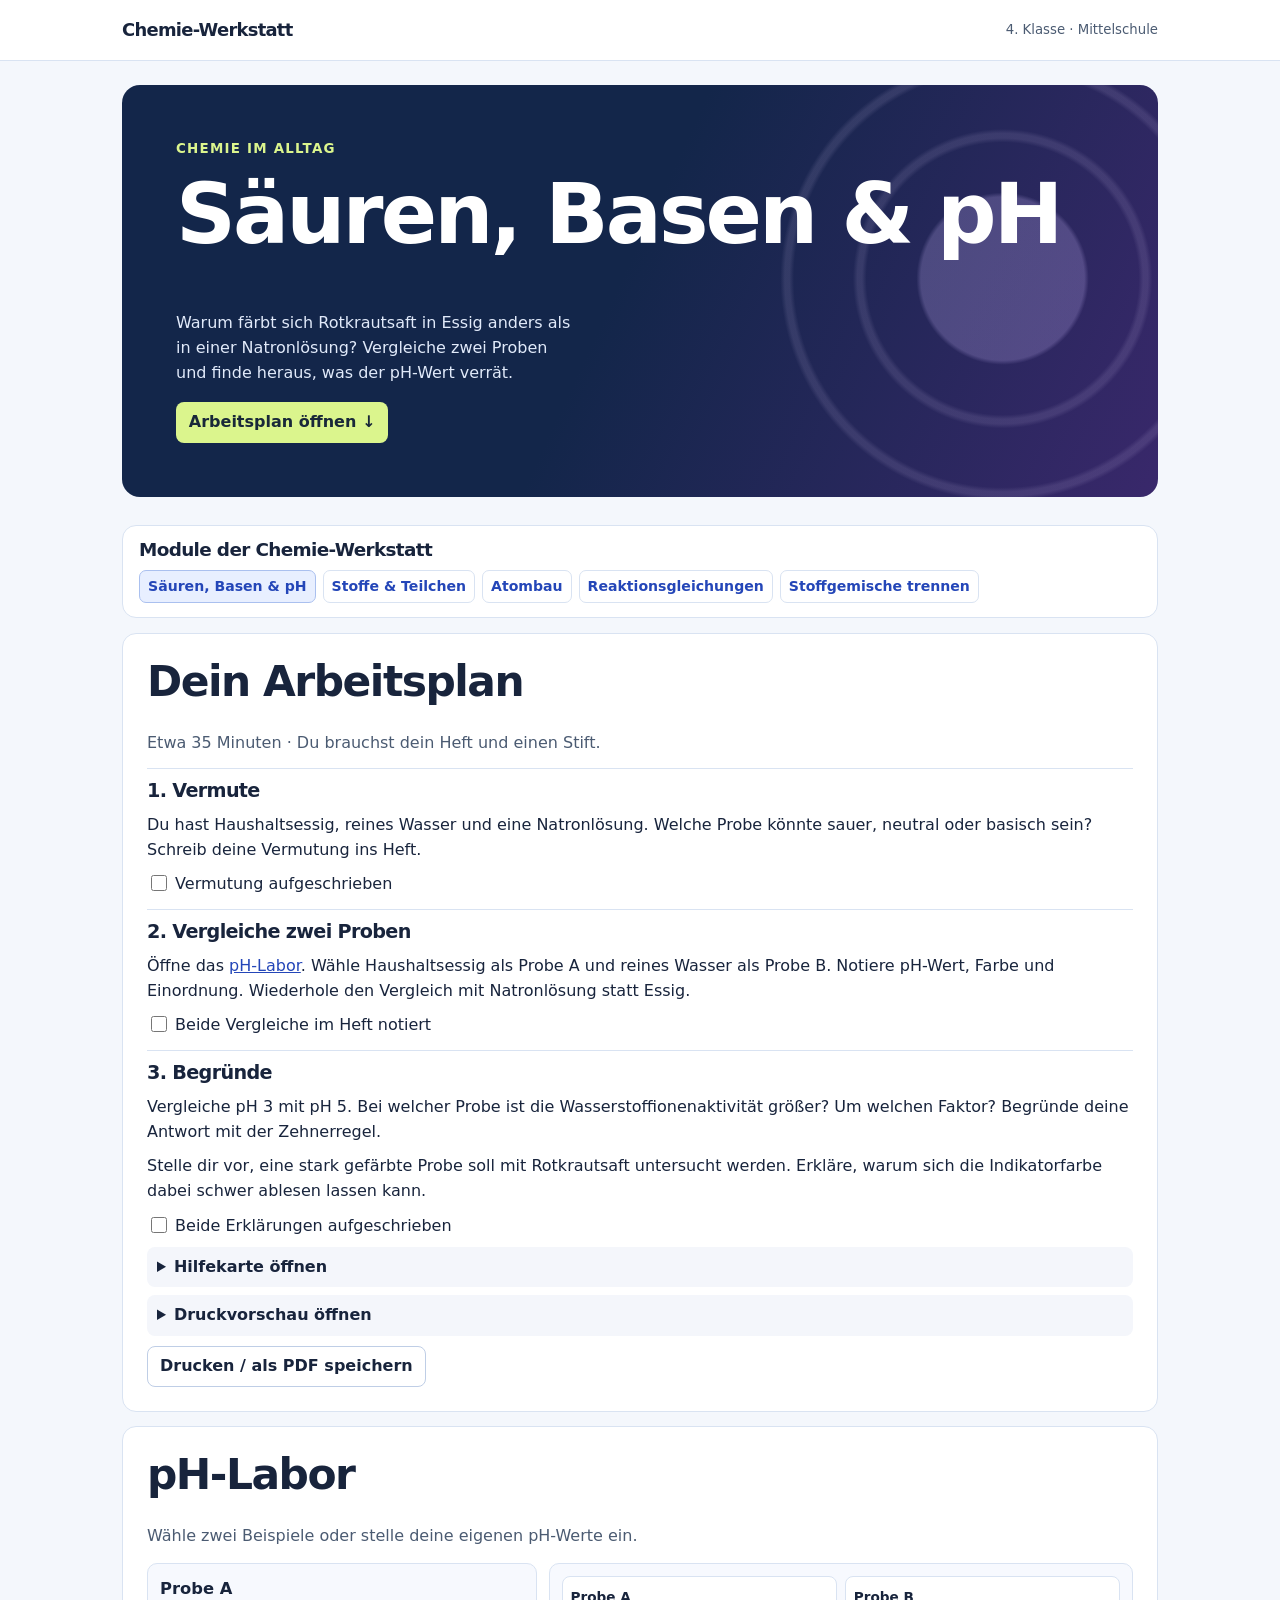
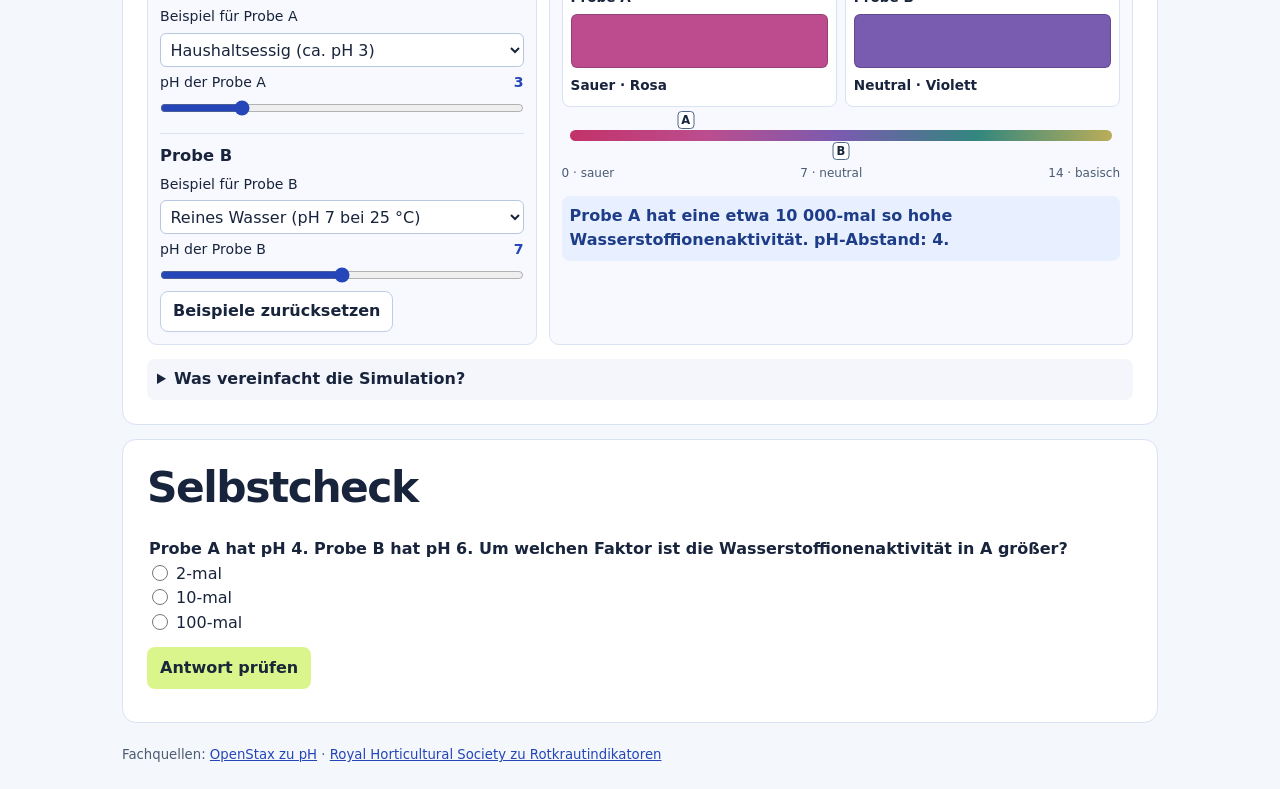
<file: index.html>
<!doctype html>
<html lang="de-AT">
<head>
<meta charset="utf-8">
<meta name="viewport" content="width=device-width, initial-scale=1">
<meta name="description" content="Säuren, Basen und pH erforschen. Interaktives Lernmodul für die 4. Klasse Mittelschule.">
<title>Chemie-Werkstatt · Säuren, Basen &amp; pH</title>
<link rel="stylesheet" href="./werkstatt.css">
</head>
<body>
<header><div class="top"><span class="brand">Chemie-Werkstatt</span><span class="class">4. Klasse · Mittelschule</span></div></header>
<main>
<section class="hero">
<p class="subject">CHEMIE IM ALLTAG</p>
<h1>Säuren, Basen &amp; pH</h1>
<p>Warum färbt sich Rotkrautsaft in Essig anders als in einer Natronlösung? Vergleiche zwei Proben und finde heraus, was der pH-Wert verrät.</p>
<a href="#arbeitsplan">Arbeitsplan öffnen ↓</a>
</section>
<nav class="card module-nav" aria-labelledby="module-menu"><h2 id="module-menu">Module der Chemie-Werkstatt</h2><div class="module-links"><a href="./" aria-current="page">Säuren, Basen &amp; pH</a><a href="./stoffe-teilchen/">Stoffe &amp; Teilchen</a><a href="./atombau/">Atombau</a><a href="./reaktionsgleichungen/">Reaktionsgleichungen</a><a href="./trennlabor/">Stoffgemische trennen</a></div></nav>
<section class="card print-target" id="arbeitsplan" aria-labelledby="plan-title">
<h2 id="plan-title">Dein Arbeitsplan</h2>
<p class="print-only">Chemie-Werkstatt · Säuren, Basen &amp; pH</p>
<p class="print-only">Name: _____________________________ Datum: ________________</p>
<p class="muted">Etwa 35 Minuten · Du brauchst dein Heft und einen Stift.</p>
<section class="task">
<h3>1. Vermute</h3>
<p>Du hast Haushaltsessig, reines Wasser und eine Natronlösung. Welche Probe könnte sauer, neutral oder basisch sein? Schreib deine Vermutung ins Heft.</p>
<label class="no-print"><input type="checkbox" data-step="guess"> Vermutung aufgeschrieben</label>
</section>
<section class="task">
<h3>2. Vergleiche zwei Proben</h3>
<p class="no-print">Öffne das <a href="#labor">pH-Labor</a>. Wähle Haushaltsessig als Probe A und reines Wasser als Probe B. Notiere pH-Wert, Farbe und Einordnung. Wiederhole den Vergleich mit Natronlösung statt Essig.</p>
<p class="print-only">Nutze diese Modelldaten: Haushaltsessig pH 3, rosa. Reines Wasser pH 7, violett. Natronlösung pH 8,3, blau. Erstelle eine Tabelle mit Probe, pH-Wert, Farbe und Einordnung (sauer, neutral oder basisch).</p>
<label class="no-print"><input type="checkbox" data-step="compare"> Beide Vergleiche im Heft notiert</label>
</section>
<section class="task">
<h3>3. Begründe</h3>
<p>Vergleiche pH 3 mit pH 5. Bei welcher Probe ist die Wasserstoffionenaktivität größer? Um welchen Faktor? Begründe deine Antwort mit der Zehnerregel.</p>
<p>Stelle dir vor, eine stark gefärbte Probe soll mit Rotkrautsaft untersucht werden. Erkläre, warum sich die Indikatorfarbe dabei schwer ablesen lassen kann.</p>
<label class="no-print"><input type="checkbox" data-step="explain"> Beide Erklärungen aufgeschrieben</label>
</section>
<details><summary>Hilfekarte öffnen</summary><p>Bei 25 °C gilt für dieses Modell: Unter pH 7 sauer, bei pH 7 neutral, über pH 7 basisch. Eine pH-Stufe weniger bedeutet zehnfache Wasserstoffionenaktivität. Bei zwei Stufen multiplizierst du zweimal mit 10.</p></details>
<p class="print-only">Hilfekarte: Bei 25 °C gilt im Modell unter pH 7 sauer, bei pH 7 neutral, über pH 7 basisch. Pro pH-Stufe nach unten verzehnfacht sich die Wasserstoffionenaktivität.</p>
<details class="paper-preview"><summary>Druckvorschau öffnen</summary><article class="paper"><h3>Säuren, Basen &amp; pH</h3><p class="paper-title">Arbeitsplan · Chemie-Werkstatt · 4. Klasse</p><p>Name: ________________________ &nbsp; Datum: _____________</p><section class="paper-step">
<h3>1. Vermute</h3>
<p>Du hast Haushaltsessig, reines Wasser und eine Natronlösung. Welche Probe könnte sauer, neutral oder basisch sein? Schreib deine Vermutung ins Heft.</p>
<span class="line"></span></section><section class="paper-step">
<h3>2. Vergleiche zwei Proben</h3>
<p>Nutze diese Modelldaten: Haushaltsessig pH 3, rosa. Reines Wasser pH 7, violett. Natronlösung pH 8,3, blau. Erstelle eine Tabelle mit Probe, pH-Wert, Farbe und Einordnung (sauer, neutral oder basisch).</p>
<span class="line"></span></section><section class="paper-step">
<h3>3. Begründe</h3>
<p>Vergleiche pH 3 mit pH 5. Bei welcher Probe ist die Wasserstoffionenaktivität größer? Um welchen Faktor? Begründe deine Antwort mit der Zehnerregel.</p>
<p>Stelle dir vor, eine stark gefärbte Probe soll mit Rotkrautsaft untersucht werden. Erkläre, warum sich die Indikatorfarbe dabei schwer ablesen lassen kann.</p>
<span class="line"></span></section><p><b>Merkhilfe</b> Unter pH 7 sauer, bei pH 7 neutral, über pH 7 basisch (bei 25 °C). Eine pH-Stufe weniger bedeutet zehnfache Wasserstoffionenaktivität.</p></article></details>
<button class="no-print" id="print-plan">Drucken / als PDF speichern</button>
</section>
<section class="card" id="labor" aria-labelledby="lab-title">
<h2 id="lab-title">pH-Labor</h2>
<p class="muted">Wähle zwei Beispiele oder stelle deine eigenen pH-Werte ein.</p>
<div class="lab">
<div class="controls" id="controls"></div>
<div class="readout">
<div class="probes" id="probes"></div>
<div class="scale" aria-hidden="true"><div class="spectrum"></div><div class="marker a" id="mark-a">A</div><div class="marker b" id="mark-b">B</div></div>
<div class="scale-labels" aria-hidden="true"><span>0 · sauer</span><span>7 · neutral</span><span>14 · basisch</span></div>
<p id="comparison" class="comparison" role="status"></p>
</div>
</div>
<details><summary>Was vereinfacht die Simulation?</summary><p>Die Beispielwerte und Rotkrautfarben sind Näherungen. Im echten Versuch beeinflussen unter anderem die Probe und der Rotkrautauszug die Farbe. Der Neutralpunkt liegt bei 25 °C ungefähr bei pH 7. Die Skala 0 bis 14 zeigt einen üblichen Bereich für wässrige Lösungen.</p></details>
</section>
<section class="card" id="selbstcheck" aria-labelledby="check-title">
<h2 id="check-title">Selbstcheck</h2>
<fieldset><legend>Probe A hat pH 4. Probe B hat pH 6. Um welchen Faktor ist die Wasserstoffionenaktivität in A größer?</legend>
<label><input type="radio" name="answer" value="2"> 2-mal</label>
<label><input type="radio" name="answer" value="10"> 10-mal</label>
<label><input type="radio" name="answer" value="100"> 100-mal</label>
</fieldset>
<button class="primary" id="check">Antwort prüfen</button>
<p class="feedback" id="feedback" role="status"></p>
</section>
</main>
<footer>Fachquellen: <a href="https://openstax.org/books/chemistry-2e/pages/14-2-ph-and-poh">OpenStax zu pH</a> · <a href="https://www.rhs.org.uk/education-learning/school-gardening/resources/curriculum-linked/red-cabbage-indicator">Royal Horticultural Society zu Rotkrautindikatoren</a></footer>
<script>
'use strict';
const probes=['a','b'];
const samples=[['','Eigener Wert'],[2,'Zitronensaft (ca. pH 2)'],[3,'Haushaltsessig (ca. pH 3)'],[7,'Reines Wasser (pH 7 bei 25 °C)'],[8.3,'Natronlösung (ca. pH 8,3)'],[10,'Seifenlösung (ca. pH 10)']];
const colors=['#c33269','#c63c71','#c7467f','#bd4c8e','#ad529e','#9e55a5','#8a58ae','#795bb0','#586aaf','#377c9e','#32877e','#5a985b','#88a650','#a9ac4e','#baad58'];
const colorNames=['Rot','Rot','Rosa','Rosa','Purpur','Violett','Violett','Violett','Blau','Blaugrün','Blaugrün','Grün','Gelbgrün','Gelbgrün','Gelblich'];
const get=id=>document.getElementById(id);
const format=(n,digits=1)=>new Intl.NumberFormat('de-AT',{maximumFractionDigits:digits}).format(n);
const options=samples.map(([value,label])=>'<option value="'+value+'">'+label+'</option>').join('');
get('controls').innerHTML=probes.map(id=>'<div class="control"><strong>Probe '+id.toUpperCase()+'</strong><label for="sample-'+id+'">Beispiel für Probe '+id.toUpperCase()+'</label><select id="sample-'+id+'">'+options+'</select><label for="ph-'+id+'">pH der Probe '+id.toUpperCase()+' <output id="value-'+id+'" for="ph-'+id+'"></output></label><input id="ph-'+id+'" type="range" min="0" max="14" step="0.1"></div>').join('')+'<button id="reset" type="button">Beispiele zurücksetzen</button>';
get('probes').innerHTML=probes.map(id=>'<div class="probe"><b>Probe '+id.toUpperCase()+'</b><div class="swatch" id="swatch-'+id+'" aria-hidden="true"></div><b id="kind-'+id+'"></b></div>').join('');
function compare(a,b){
 const gap=Math.round(Math.abs(a-b)*10)/10;
 return {gap,larger:a<b?'A':'B',factor:10**gap};
}
function render(){
 const [a,b]=probes.map(id=>{
  const value=Number(get('ph-'+id).value);
  const color=Math.round(value);
  get('value-'+id).textContent=format(value);
  get('kind-'+id).textContent=(value<7?'Sauer':value>7?'Basisch':'Neutral')+' · '+colorNames[color];
  get('swatch-'+id).style.background=colors[color];
  get('mark-'+id).style.left=(value/14*100)+'%';
  return value;
 });
 const {gap,larger,factor}=compare(a,b);
 get('comparison').textContent=gap?'Probe '+larger+' hat eine etwa '+format(factor,2)+'-mal so hohe Wasserstoffionenaktivität. pH-Abstand: '+format(gap)+'.':'Beide Proben haben dieselbe Wasserstoffionenaktivität.';
}
function reset(){
 ['3','7'].forEach((value,i)=>{
  get('ph-'+probes[i]).value=value;
  get('sample-'+probes[i]).value=value;
 });
 render();
}
for(const id of probes){
 const range=get('ph-'+id), sample=get('sample-'+id);
 range.addEventListener('input',()=>{sample.value='';render();});
 sample.addEventListener('change',()=>{if(sample.value!=='')range.value=sample.value;render();});
}
get('reset').addEventListener('click',reset);
get('print-plan').addEventListener('click',()=>{document.querySelector('.paper-preview').open=true;window.print();});
get('check').addEventListener('click',()=>{
 const selected=document.querySelector('input[name="answer"]:checked');
 const correct=selected?.value==='100';
 const feedback=get('feedback');
 feedback.dataset.correct=String(correct);
 feedback.textContent=!selected?'Wähle zuerst eine Antwort.':correct?'Richtig. Zwei pH-Stufen ergeben 10 × 10 = 100. Die Probe mit dem niedrigeren pH-Wert hat die höhere Wasserstoffionenaktivität.':'Prüfe den Abstand der beiden pH-Werte. Multipliziere für jede Stufe mit 10.';
});
for(const box of document.querySelectorAll('[data-step]')){
 const key='chemie-ph-'+box.dataset.step;
 try{box.checked=localStorage.getItem(key)==='true';}catch{}
 box.addEventListener('change',()=>{try{localStorage.setItem(key,String(box.checked));}catch{}});
}
reset();
</script>
</body>
</html>
</file>
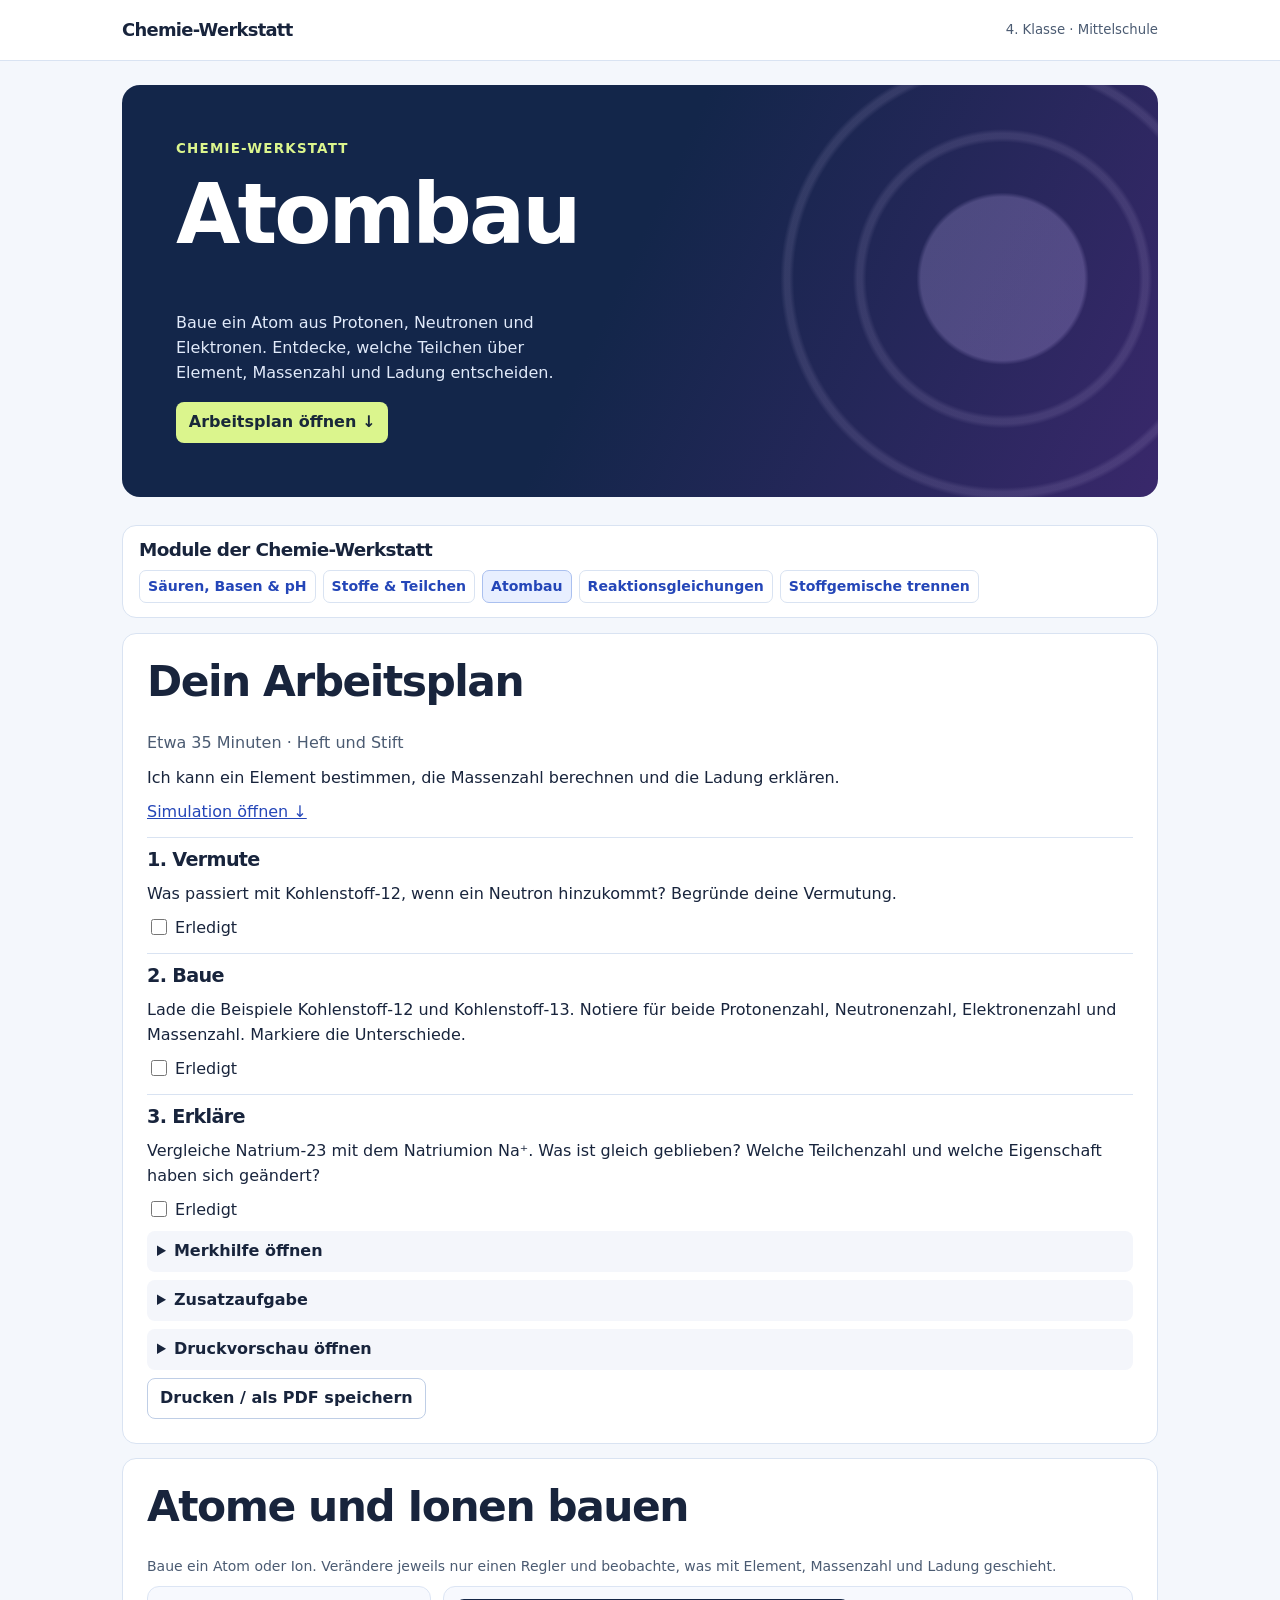
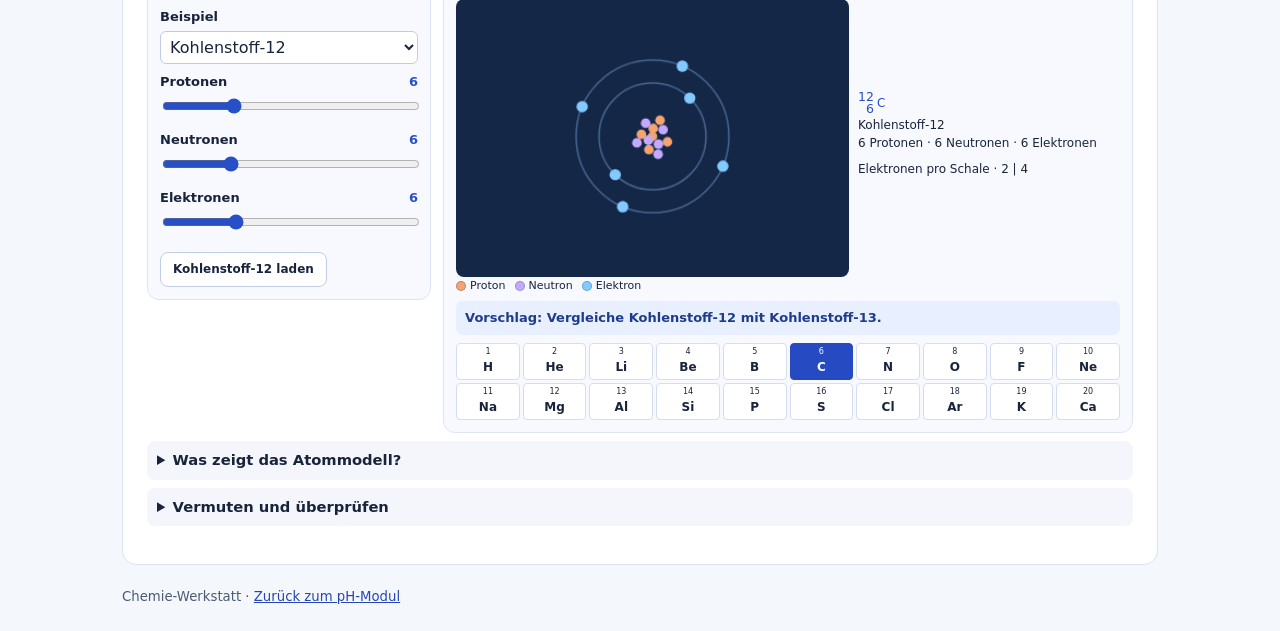
<file: atombau/index.html>
<!doctype html>
<html lang="de-AT"><head><meta charset="utf-8"><meta name="viewport" content="width=device-width, initial-scale=1"><title>Chemie-Werkstatt · Atombau</title><link rel="stylesheet" href="../werkstatt.css"><script defer src="../labor.js"></script></head>
<body><header><div class="top"><span class="brand"><a href="../">Chemie-Werkstatt</a></span><span class="class">4. Klasse · Mittelschule</span></div></header><main>
<section class="hero"><p class="subject">CHEMIE-WERKSTATT</p><h1>Atombau</h1><p>Baue ein Atom aus Protonen, Neutronen und Elektronen. Entdecke, welche Teilchen über Element, Massenzahl und Ladung entscheiden.</p><a href="#arbeitsplan">Arbeitsplan öffnen ↓</a></section>
<nav class="card module-nav" aria-labelledby="module-menu"><h2 id="module-menu">Module der Chemie-Werkstatt</h2><div class="module-links"><a href="../">Säuren, Basen &amp; pH</a><a href="../stoffe-teilchen/">Stoffe &amp; Teilchen</a><a href="../atombau/" aria-current="page">Atombau</a><a href="../reaktionsgleichungen/">Reaktionsgleichungen</a><a href="../trennlabor/">Stoffgemische trennen</a></div></nav>
<section class="card print-target" id="arbeitsplan"><h2>Dein Arbeitsplan</h2><p class="muted">Etwa 35 Minuten · Heft und Stift</p><p>Ich kann ein Element bestimmen, die Massenzahl berechnen und die Ladung erklären.</p><div class="document-controls"><a href="#labor">Simulation öffnen ↓</a></div><section class="task"><h3>1. Vermute</h3><p>Was passiert mit Kohlenstoff-12, wenn ein Neutron hinzukommt? Begründe deine Vermutung.</p><label><input type="checkbox" data-step="1"> Erledigt</label></section><section class="task"><h3>2. Baue</h3><p>Lade die Beispiele Kohlenstoff-12 und Kohlenstoff-13. Notiere für beide Protonenzahl, Neutronenzahl, Elektronenzahl und Massenzahl. Markiere die Unterschiede.</p><label><input type="checkbox" data-step="2"> Erledigt</label></section><section class="task"><h3>3. Erkläre</h3><p>Vergleiche Natrium-23 mit dem Natriumion Na⁺. Was ist gleich geblieben? Welche Teilchenzahl und welche Eigenschaft haben sich geändert?</p><label><input type="checkbox" data-step="3"> Erledigt</label></section><details><summary>Merkhilfe öffnen</summary><p>Die Protonenzahl bestimmt das Element. Protonenzahl plus Neutronenzahl ergibt die Massenzahl. Protonenzahl minus Elektronenzahl ergibt die Ladungszahl.</p></details><details><summary>Zusatzaufgabe</summary><p>Ein Teilchen hat 17 Protonen, 18 Neutronen und 18 Elektronen. Bestimme Element, Massenzahl und Ladung.</p></details>
<details class="paper-preview"><summary>Druckvorschau öffnen</summary><article class="paper"><h3>Atombau</h3><p class="paper-title">Arbeitsplan · Chemie-Werkstatt · 4. Klasse</p><p>Name: ________________________ &nbsp; Datum: _____________</p><p>Ich kann ein Element bestimmen, die Massenzahl berechnen und die Ladung erklären.</p><p><b>Merkhilfe</b> Die Protonenzahl bestimmt das Element. Protonenzahl plus Neutronenzahl ergibt die Massenzahl. Protonenzahl minus Elektronenzahl ergibt die Ladungszahl.</p><p>Modelldaten: Kohlenstoff hat 6 Protonen, Natrium 11 und Chlor 17. C-12 hat 6 Neutronen, C-13 hat 7 Neutronen. Neutrale Atome haben gleich viele Protonen wie Elektronen.</p><section class="paper-step"><h4>1. Vermute</h4><p>Gehe von 6 Protonen, 6 Neutronen und 6 Elektronen aus. Was ändert sich bei 7 Neutronen?</p><span class="line"></span><span class="line"></span></section><section class="paper-step"><h4>2. Baue</h4><p>Erstelle eine Tabelle für neutrales C-12 und neutrales C-13. Trage Protonen, Neutronen, Elektronen und Massenzahl ein. Markiere die Unterschiede.</p><span class="line"></span><span class="line"></span></section><section class="paper-step"><h4>3. Erkläre</h4><p>Natrium-23 hat 11 Protonen und 12 Neutronen. Vergleiche ein Teilchen mit 11 Elektronen und eines mit 10 Elektronen. Bestimme jeweils Ladung, Element und Massenzahl.</p><span class="line"></span><span class="line"></span></section><section class="paper-step"><h4>Zusatzaufgabe</h4><p>Ein Teilchen hat 17 Protonen, 18 Neutronen und 18 Elektronen. Bestimme Element, Massenzahl und Ladung.</p><span class="line"></span></section></article></details><div class="document-controls"><button type="button" data-print-plan>Drucken / als PDF speichern</button></div></section>
<section class="card chem-panel" id="labor"><h2>Atome und Ionen bauen</h2><div data-lab="atom"></div><noscript>Für die Simulation muss JavaScript aktiviert sein. Der Arbeitsplan ist auch auf Papier lösbar.</noscript></section>
</main><footer>Chemie-Werkstatt · <a href="../">Zurück zum pH-Modul</a></footer></body></html>
</file>
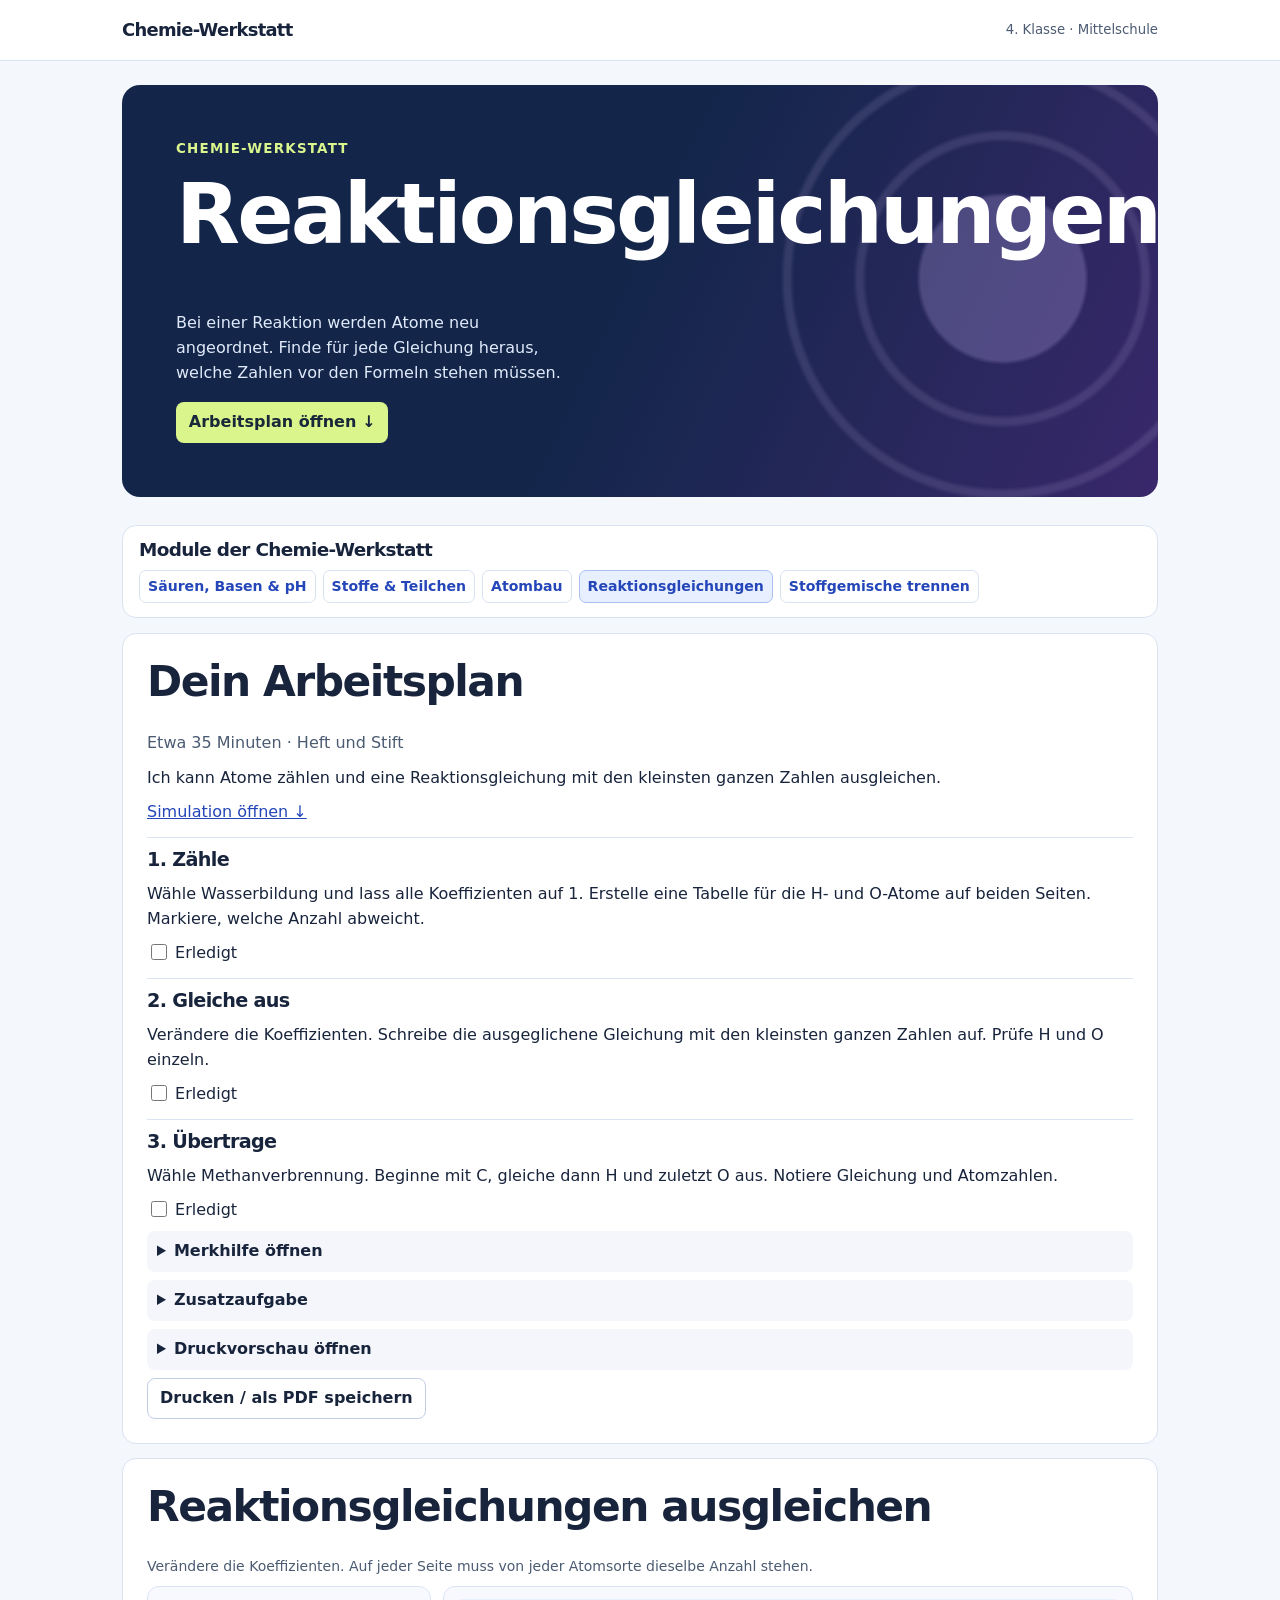
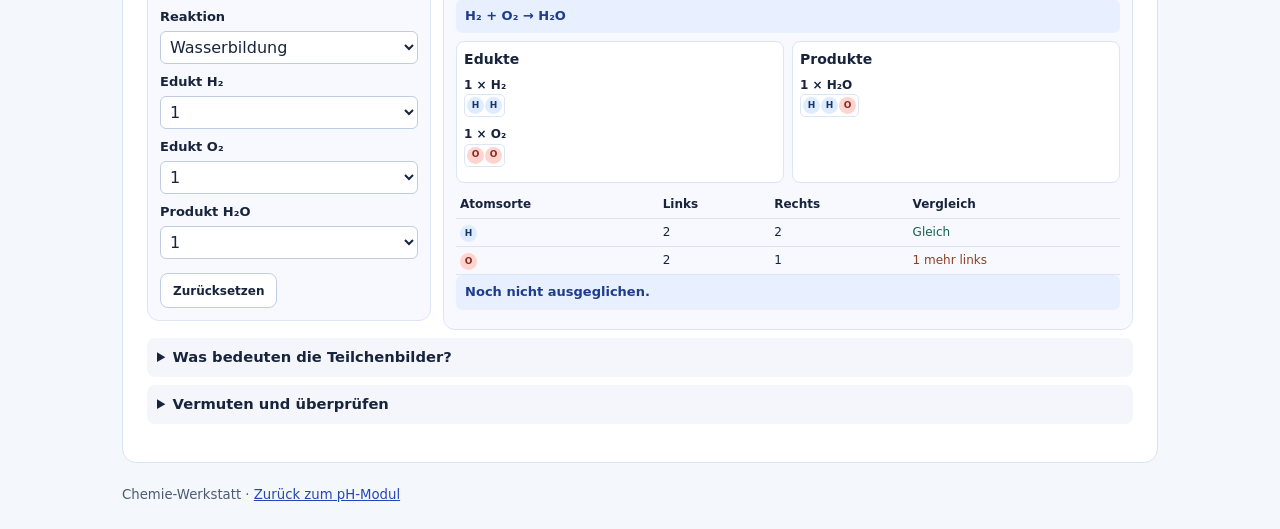
<file: reaktionsgleichungen/index.html>
<!doctype html>
<html lang="de-AT"><head><meta charset="utf-8"><meta name="viewport" content="width=device-width, initial-scale=1"><title>Chemie-Werkstatt · Reaktionsgleichungen</title><link rel="stylesheet" href="../werkstatt.css"><script defer src="../labor.js"></script></head>
<body><header><div class="top"><span class="brand"><a href="../">Chemie-Werkstatt</a></span><span class="class">4. Klasse · Mittelschule</span></div></header><main>
<section class="hero"><p class="subject">CHEMIE-WERKSTATT</p><h1>Reaktionsgleichungen</h1><p>Bei einer Reaktion werden Atome neu angeordnet. Finde für jede Gleichung heraus, welche Zahlen vor den Formeln stehen müssen.</p><a href="#arbeitsplan">Arbeitsplan öffnen ↓</a></section>
<nav class="card module-nav" aria-labelledby="module-menu"><h2 id="module-menu">Module der Chemie-Werkstatt</h2><div class="module-links"><a href="../">Säuren, Basen &amp; pH</a><a href="../stoffe-teilchen/">Stoffe &amp; Teilchen</a><a href="../atombau/">Atombau</a><a href="../reaktionsgleichungen/" aria-current="page">Reaktionsgleichungen</a><a href="../trennlabor/">Stoffgemische trennen</a></div></nav>
<section class="card print-target" id="arbeitsplan"><h2>Dein Arbeitsplan</h2><p class="muted">Etwa 35 Minuten · Heft und Stift</p><p>Ich kann Atome zählen und eine Reaktionsgleichung mit den kleinsten ganzen Zahlen ausgleichen.</p><div class="document-controls"><a href="#labor">Simulation öffnen ↓</a></div><section class="task"><h3>1. Zähle</h3><p>Wähle Wasserbildung und lass alle Koeffizienten auf 1. Erstelle eine Tabelle für die H- und O-Atome auf beiden Seiten. Markiere, welche Anzahl abweicht.</p><label><input type="checkbox" data-step="1"> Erledigt</label></section><section class="task"><h3>2. Gleiche aus</h3><p>Verändere die Koeffizienten. Schreibe die ausgeglichene Gleichung mit den kleinsten ganzen Zahlen auf. Prüfe H und O einzeln.</p><label><input type="checkbox" data-step="2"> Erledigt</label></section><section class="task"><h3>3. Übertrage</h3><p>Wähle Methanverbrennung. Beginne mit C, gleiche dann H und zuletzt O aus. Notiere Gleichung und Atomzahlen.</p><label><input type="checkbox" data-step="3"> Erledigt</label></section><details><summary>Merkhilfe öffnen</summary><p>Die tiefgestellte Zahl gehört zur Stoffformel. Die Zahl vor einer Formel zählt die Teilchen oder Formeleinheiten. Beim Ausgleichen änderst du nur die Zahlen vor den Formeln.</p></details><details><summary>Zusatzaufgabe</summary><p>Gleiche Mg + O₂ → MgO aus. Verdopple dann alle Koeffizienten und erkläre, warum beide Varianten dieselbe Atombilanz haben.</p></details>
<details class="paper-preview"><summary>Druckvorschau öffnen</summary><article class="paper"><h3>Reaktionsgleichungen</h3><p class="paper-title">Arbeitsplan · Chemie-Werkstatt · 4. Klasse</p><p>Name: ________________________ &nbsp; Datum: _____________</p><p>Ich kann Atome zählen und eine Reaktionsgleichung mit den kleinsten ganzen Zahlen ausgleichen.</p><p><b>Merkhilfe</b> Die tiefgestellte Zahl gehört zur Stoffformel. Die Zahl vor einer Formel zählt die Teilchen oder Formeleinheiten. Beim Ausgleichen änderst du nur die Zahlen vor den Formeln.</p><p>Modellgleichungen: H₂ + O₂ → H₂O und CH₄ + O₂ → CO₂ + H₂O. Eine fehlende Zahl vor einer Formel bedeutet 1.</p><section class="paper-step"><h4>1. Zähle</h4><p>Zähle für H₂ + O₂ → H₂O die H- und O-Atome. Lege eine Tabelle mit den Spalten „links“ und „rechts“ an.</p><span class="line"></span><span class="line"></span></section><section class="paper-step"><h4>2. Gleiche aus</h4><p>Setze Zahlen vor H₂, O₂ und H₂O, bis H und O auf beiden Seiten gleich oft vorkommen. Verwende die kleinsten ganzen Zahlen.</p><span class="line"></span><span class="line"></span></section><section class="paper-step"><h4>3. Übertrage</h4><p>Gleiche CH₄ + O₂ → CO₂ + H₂O aus. Beginne mit C, dann H und zuletzt O. Notiere die fertige Gleichung und die Atomzahlen.</p><span class="line"></span><span class="line"></span></section><section class="paper-step"><h4>Zusatzaufgabe</h4><p>Gleiche Mg + O₂ → MgO aus. Verdopple dann alle Koeffizienten und erkläre, warum beide Varianten dieselbe Atombilanz haben.</p><span class="line"></span></section></article></details><div class="document-controls"><button type="button" data-print-plan>Drucken / als PDF speichern</button></div></section>
<section class="card chem-panel" id="labor"><h2>Reaktionsgleichungen ausgleichen</h2><div data-lab="equation"></div><noscript>Für die Simulation muss JavaScript aktiviert sein. Der Arbeitsplan ist auch auf Papier lösbar.</noscript></section>
</main><footer>Chemie-Werkstatt · <a href="../">Zurück zum pH-Modul</a></footer></body></html>
</file>
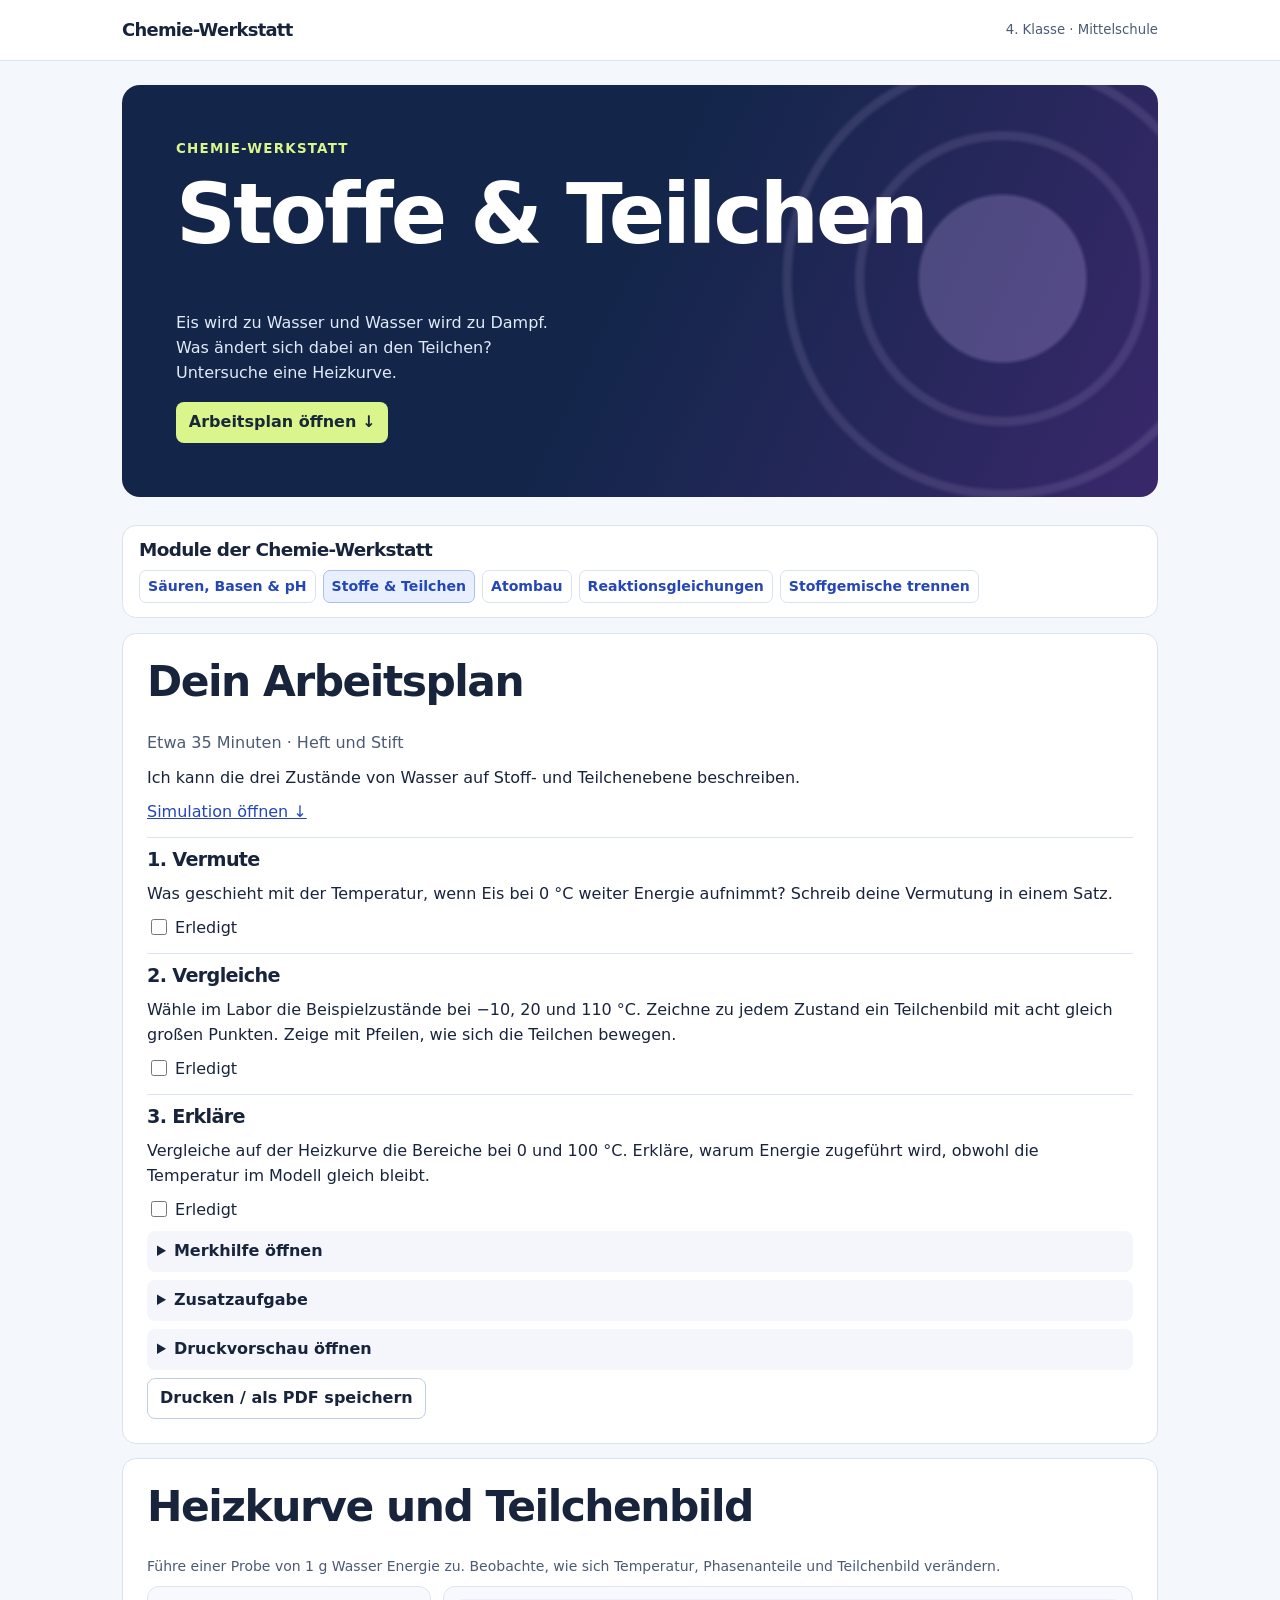
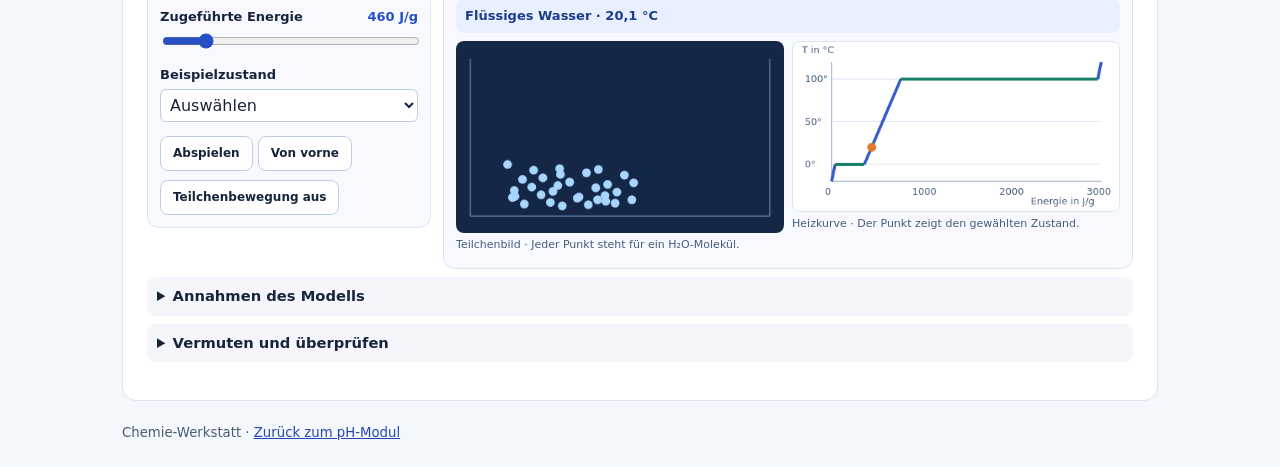
<file: stoffe-teilchen/index.html>
<!doctype html>
<html lang="de-AT"><head><meta charset="utf-8"><meta name="viewport" content="width=device-width, initial-scale=1"><title>Chemie-Werkstatt · Stoffe &amp; Teilchen</title><link rel="stylesheet" href="../werkstatt.css"><script defer src="../labor.js"></script></head>
<body><header><div class="top"><span class="brand"><a href="../">Chemie-Werkstatt</a></span><span class="class">4. Klasse · Mittelschule</span></div></header><main>
<section class="hero"><p class="subject">CHEMIE-WERKSTATT</p><h1>Stoffe &amp; Teilchen</h1><p>Eis wird zu Wasser und Wasser wird zu Dampf. Was ändert sich dabei an den Teilchen? Untersuche eine Heizkurve.</p><a href="#arbeitsplan">Arbeitsplan öffnen ↓</a></section>
<nav class="card module-nav" aria-labelledby="module-menu"><h2 id="module-menu">Module der Chemie-Werkstatt</h2><div class="module-links"><a href="../">Säuren, Basen &amp; pH</a><a href="../stoffe-teilchen/" aria-current="page">Stoffe &amp; Teilchen</a><a href="../atombau/">Atombau</a><a href="../reaktionsgleichungen/">Reaktionsgleichungen</a><a href="../trennlabor/">Stoffgemische trennen</a></div></nav>
<section class="card print-target" id="arbeitsplan"><h2>Dein Arbeitsplan</h2><p class="muted">Etwa 35 Minuten · Heft und Stift</p><p>Ich kann die drei Zustände von Wasser auf Stoff- und Teilchenebene beschreiben.</p><div class="document-controls"><a href="#labor">Simulation öffnen ↓</a></div><section class="task"><h3>1. Vermute</h3><p>Was geschieht mit der Temperatur, wenn Eis bei 0 °C weiter Energie aufnimmt? Schreib deine Vermutung in einem Satz.</p><label><input type="checkbox" data-step="1"> Erledigt</label></section><section class="task"><h3>2. Vergleiche</h3><p>Wähle im Labor die Beispielzustände bei −10, 20 und 110 °C. Zeichne zu jedem Zustand ein Teilchenbild mit acht gleich großen Punkten. Zeige mit Pfeilen, wie sich die Teilchen bewegen.</p><label><input type="checkbox" data-step="2"> Erledigt</label></section><section class="task"><h3>3. Erkläre</h3><p>Vergleiche auf der Heizkurve die Bereiche bei 0 und 100 °C. Erkläre, warum Energie zugeführt wird, obwohl die Temperatur im Modell gleich bleibt.</p><label><input type="checkbox" data-step="3"> Erledigt</label></section><details><summary>Merkhilfe öffnen</summary><p>Wasser bleibt in allen drei Zuständen H₂O. In Eis schwingen die Moleküle um feste Plätze. In flüssigem Wasser sind sie dicht beieinander und bewegen sich aneinander vorbei. Im Gas ist der mittlere Abstand viel größer.</p></details><details><summary>Zusatzaufgabe</summary><p>Zeichne eine kalte Getränkeflasche mit Tropfen außen. Erkläre im Teilchenmodell, woher das Wasser an der Außenseite kommt.</p></details>
<details class="paper-preview"><summary>Druckvorschau öffnen</summary><article class="paper"><h3>Stoffe &amp; Teilchen</h3><p class="paper-title">Arbeitsplan · Chemie-Werkstatt · 4. Klasse</p><p>Name: ________________________ &nbsp; Datum: _____________</p><p>Ich kann die drei Zustände von Wasser auf Stoff- und Teilchenebene beschreiben.</p><p><b>Merkhilfe</b> Wasser bleibt in allen drei Zuständen H₂O. In Eis schwingen die Moleküle um feste Plätze. In flüssigem Wasser sind sie dicht beieinander und bewegen sich aneinander vorbei. Im Gas ist der mittlere Abstand viel größer.</p><p>Modelldaten bei Normaldruck: −10 °C: Eis. 0 °C: Eis und Wasser beim Schmelzen. 20 °C: flüssiges Wasser. 100 °C: Wasser und Dampf beim Sieden. 110 °C: Wasserdampf.</p><section class="paper-step"><h4>1. Vermute</h4><p>Notiere, ob die Temperatur beim Schmelzen steigt, fällt oder etwa gleich bleibt.</p><span class="line"></span><span class="line"></span></section><section class="paper-step"><h4>2. Vergleiche</h4><p>Nutze die Modelldaten und die Merkhilfe. Zeichne für −10, 20 und 110 °C je ein Teilchenbild mit acht Punkten und Bewegungspfeilen.</p><span class="line"></span><span class="line"></span></section><section class="paper-step"><h4>3. Erkläre</h4><p>Die Heizkurve steigt zwischen −10 und 0 °C, bleibt beim Schmelzen bei 0 °C waagrecht, steigt bis 100 °C und bleibt beim Sieden bei 100 °C wieder waagrecht. Beschrifte beide waagrechten Abschnitte und erkläre sie.</p><span class="line"></span><span class="line"></span></section><section class="paper-step"><h4>Zusatzaufgabe</h4><p>Zeichne eine kalte Getränkeflasche mit Tropfen außen. Erkläre im Teilchenmodell, woher das Wasser an der Außenseite kommt.</p><span class="line"></span></section></article></details><div class="document-controls"><button type="button" data-print-plan>Drucken / als PDF speichern</button></div></section>
<section class="card chem-panel" id="labor"><h2>Heizkurve und Teilchenbild</h2><div data-lab="phase"></div><noscript>Für die Simulation muss JavaScript aktiviert sein. Der Arbeitsplan ist auch auf Papier lösbar.</noscript></section>
</main><footer>Chemie-Werkstatt · <a href="../">Zurück zum pH-Modul</a></footer></body></html>
</file>
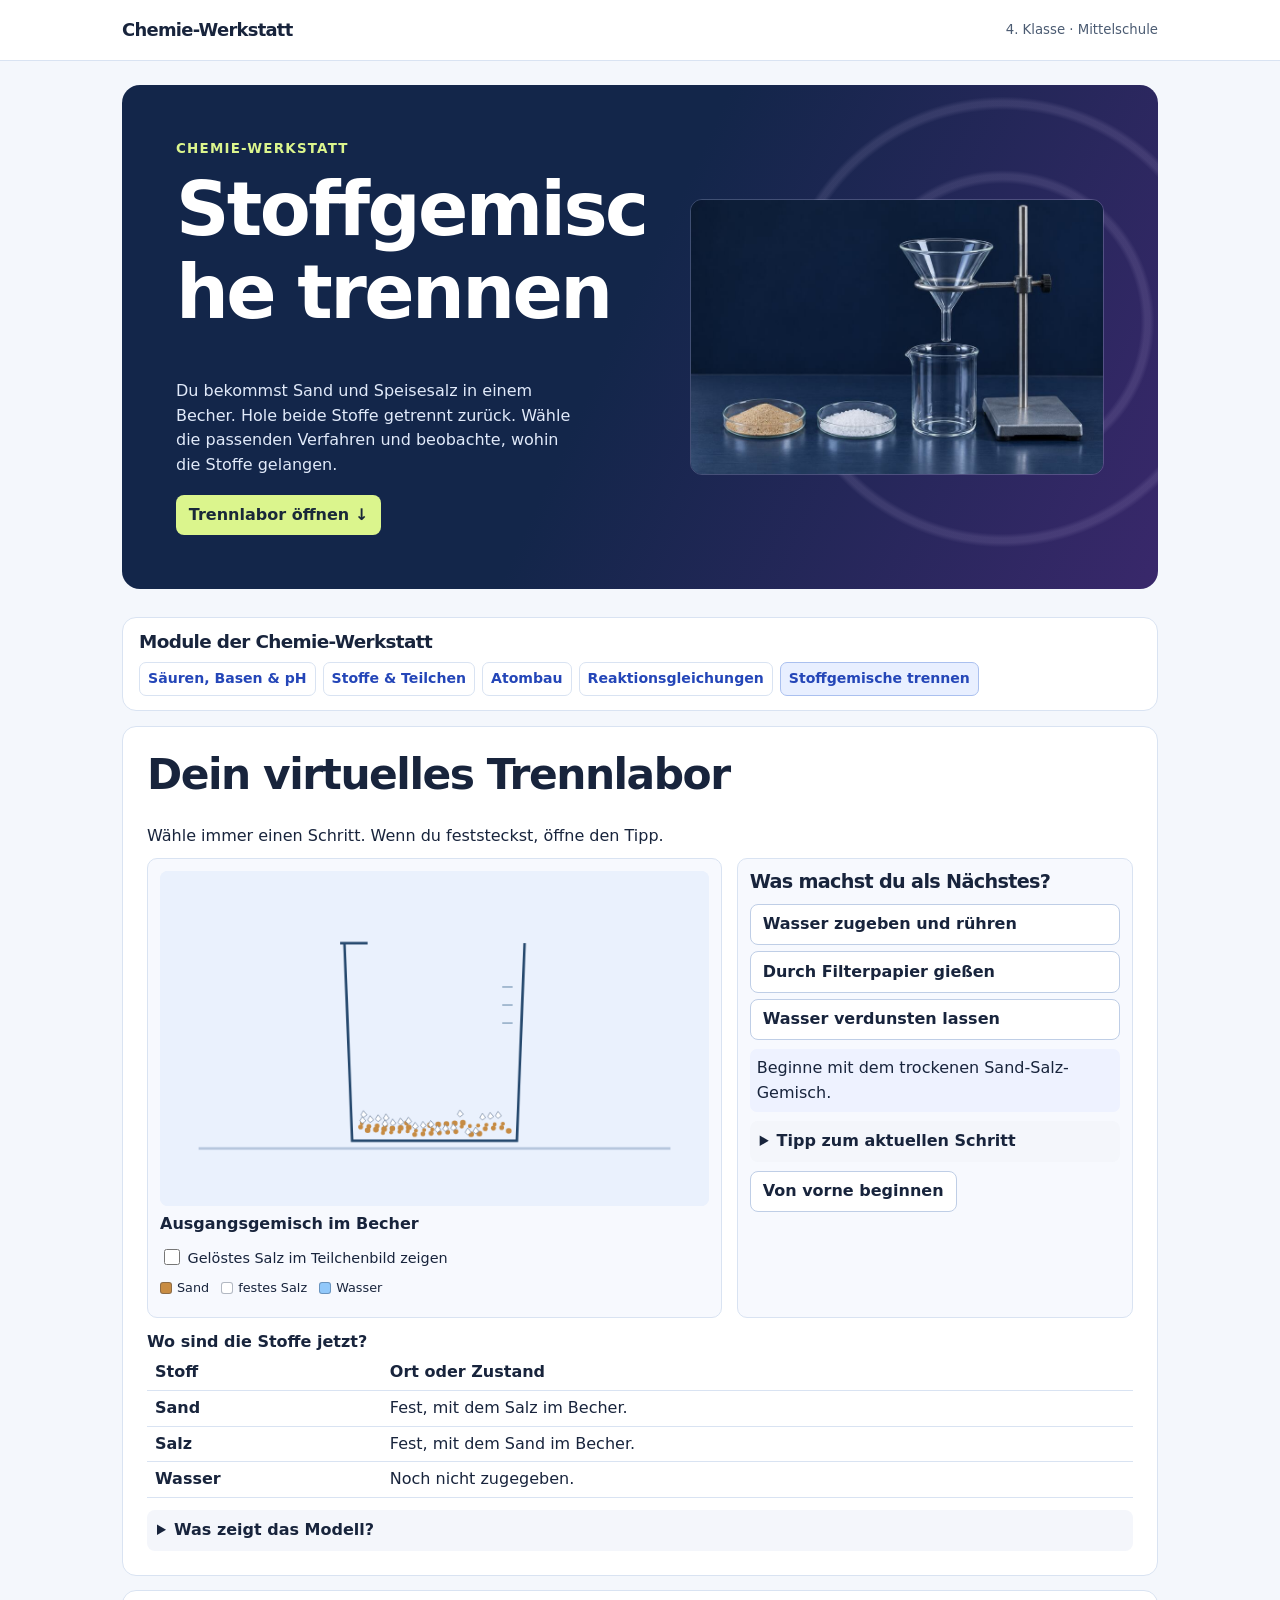
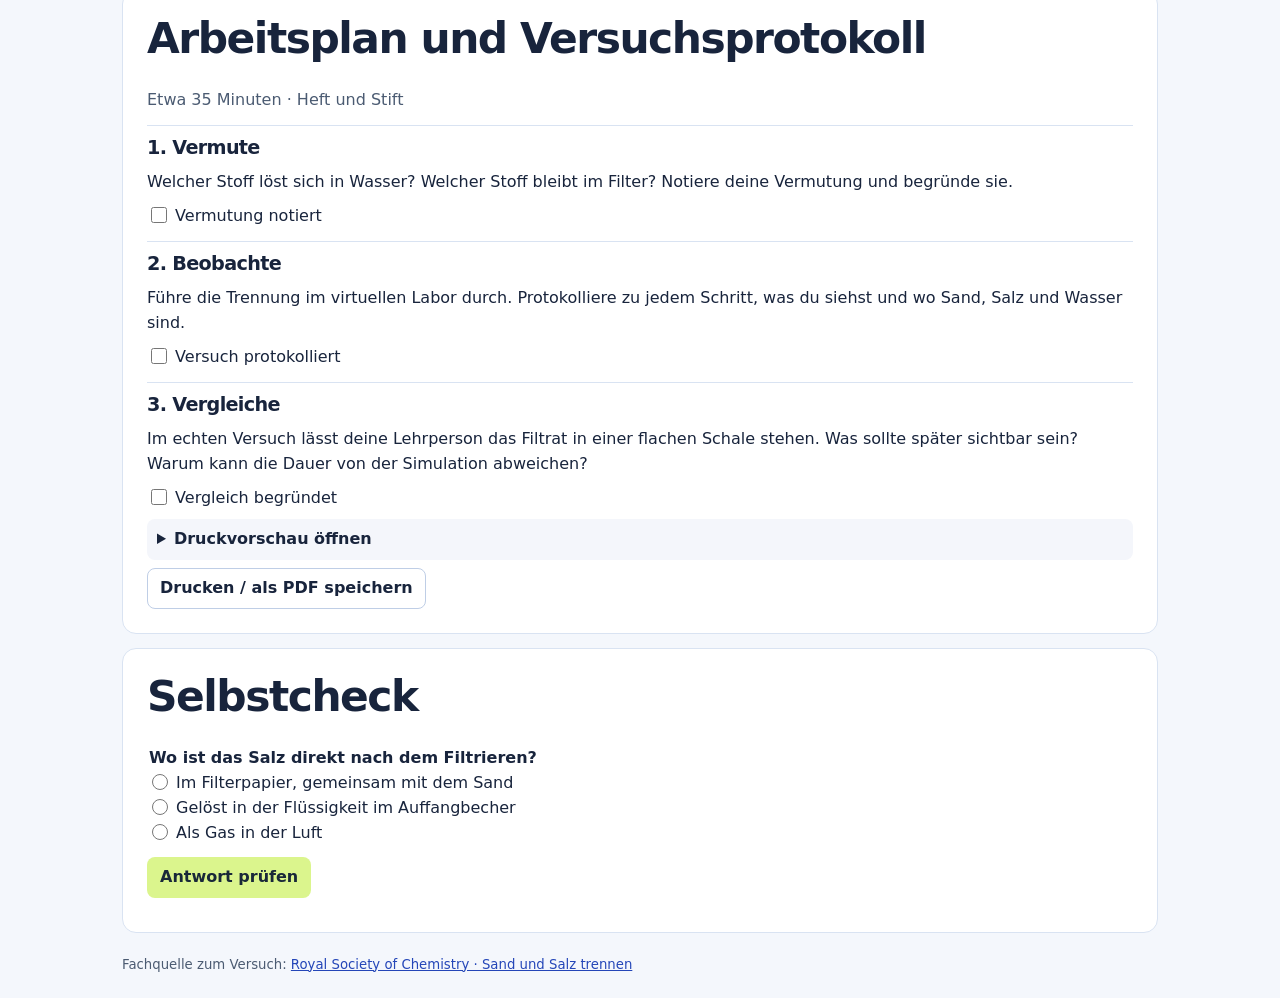
<file: trennlabor/index.html>
<!doctype html>
<html lang="de-AT">
<head>
<meta charset="utf-8"><meta name="viewport" content="width=device-width, initial-scale=1">
<meta name="description" content="Sand und Salz trennen. Ein interaktives Chemie-Labor mit Arbeitsplan und Versuchsprotokoll für die 4. Klasse.">
<title>Chemie-Werkstatt · Stoffgemische trennen</title>
<link rel="stylesheet" href="../werkstatt.css">
<link rel="stylesheet" href="./trennlabor.css">
<script defer src="./trennlabor.js"></script>
</head>
<body>
<header><div class="top"><span class="brand"><a href="../">Chemie-Werkstatt</a></span><span class="class">4. Klasse · Mittelschule</span></div></header>
<main>
<section class="hero separation-hero"><div><p class="subject">CHEMIE-WERKSTATT</p><h1>Stoffgemische trennen</h1><p>Du bekommst Sand und Speisesalz in einem Becher. Hole beide Stoffe getrennt zurück. Wähle die passenden Verfahren und beobachte, wohin die Stoffe gelangen.</p><a href="#labor">Trennlabor öffnen ↓</a></div><img src="./laboraufbau.jpg" width="900" height="600" alt="Glastrichter und Becherglas neben zwei Schälchen mit Sand und Speisesalz"></section>
<nav class="card module-nav" aria-labelledby="module-menu"><h2 id="module-menu">Module der Chemie-Werkstatt</h2><div class="module-links"><a href="../">Säuren, Basen &amp; pH</a><a href="../stoffe-teilchen/">Stoffe &amp; Teilchen</a><a href="../atombau/">Atombau</a><a href="../reaktionsgleichungen/">Reaktionsgleichungen</a><a href="./" aria-current="page">Stoffgemische trennen</a></div></nav>
<section id="labor" class="card">
<h2>Dein virtuelles Trennlabor</h2>
<p>Wähle immer einen Schritt. Wenn du feststeckst, öffne den Tipp.</p>
<div class="separation-grid">
<div class="separation-stage">
<figure><canvas id="separation-picture" width="640" height="390" role="img" aria-label="Becher mit trockenem Sand-Salz-Gemisch"></canvas><figcaption id="picture-caption">Ausgangsgemisch im Becher</figcaption></figure>
<label class="model-toggle"><input type="checkbox" id="particles"> Gelöstes Salz im Teilchenbild zeigen</label>
<p class="separation-legend"><span><i class="legend-sand"></i> Sand</span><span><i class="legend-salt"></i> festes Salz</span><span><i class="legend-water"></i> Wasser</span><span id="ion-legend" hidden><i class="legend-ion"></i> gelöste Ionen</span></p>
</div>
<div class="separation-controls">
<h3>Was machst du als Nächstes?</h3>
<div class="separation-buttons">
<button type="button" data-action="dissolve">Wasser zugeben und rühren</button>
<button type="button" data-action="filter">Durch Filterpapier gießen</button>
<button type="button" data-action="evaporate">Wasser verdunsten lassen</button>
</div>
<p id="step-feedback" role="status"></p>
<details id="step-hint"><summary>Tipp zum aktuellen Schritt</summary><p id="hint-text"></p></details>
<p><button type="button" id="start-over">Von vorne beginnen</button></p>
</div>
</div>
<table class="separation-table"><caption>Wo sind die Stoffe jetzt?</caption><thead><tr><th scope="col">Stoff</th><th scope="col">Ort oder Zustand</th></tr></thead><tbody><tr><th scope="row">Sand</th><td id="where-sand"></td></tr><tr><th scope="row">Salz</th><td id="where-salt"></td></tr><tr><th scope="row">Wasser</th><td id="where-water"></td></tr></tbody></table>
<details><summary>Was zeigt das Modell?</summary><p>Die Darstellung ist schematisch. Gelöstes Kochsalz liegt als Natrium- und Chlorid-Ionen vor. Diese sind in Wirklichkeit unsichtbar. Beim Filtrieren gelangen die gelösten Ionen mit dem Wasser durch das Filterpapier. Verdunsten kann bei Raumtemperatur geschehen und dauert im Versuch wesentlich länger als in der Simulation.</p></details>
<noscript>Für das Trennlabor muss JavaScript aktiviert sein. Der Arbeitsplan unten kann auch ohne Simulation bearbeitet werden.</noscript>
</section>
<section id="arbeitsplan" class="card print-target">
<h2>Arbeitsplan und Versuchsprotokoll</h2>
<p class="muted">Etwa 35 Minuten · Heft und Stift</p>
<div class="task"><h3>1. Vermute</h3><p>Welcher Stoff löst sich in Wasser? Welcher Stoff bleibt im Filter? Notiere deine Vermutung und begründe sie.</p><label><input type="checkbox" data-step="guess"> Vermutung notiert</label></div>
<div class="task"><h3>2. Beobachte</h3><p>Führe die Trennung im virtuellen Labor durch. Protokolliere zu jedem Schritt, was du siehst und wo Sand, Salz und Wasser sind.</p><label><input type="checkbox" data-step="test"> Versuch protokolliert</label></div>
<div class="task"><h3>3. Vergleiche</h3><p>Im echten Versuch lässt deine Lehrperson das Filtrat in einer flachen Schale stehen. Was sollte später sichtbar sein? Warum kann die Dauer von der Simulation abweichen?</p><label><input type="checkbox" data-step="compare"> Vergleich begründet</label></div>
<details class="paper-preview"><summary>Druckvorschau öffnen</summary><article class="paper">
<h3>Stoffgemische trennen</h3><p class="paper-title">Versuchsprotokoll · Chemie-Werkstatt · 4. Klasse</p><p>Name: ________________________ &nbsp; Datum: _____________</p>
<div class="paper-step"><h4>1. Vermutung</h4><p>Welcher Stoff löst sich in Wasser? Welcher Stoff bleibt im Filter?</p><span class="line"></span><span class="line"></span></div>
<div class="paper-step"><h4>2. Beobachtungen</h4><p>Die Bildfolge zeigt vier mögliche Beobachtungen. Beschreibe den Zustand im Becher, im Filter und in der Schale. Ergänze, wo sich das Salz befindet.</p>
<div class="protocol-pictures">
<figure><canvas data-protocol-state="0" width="360" height="230" role="img" aria-label="Trockenes Sand-Salz-Gemisch"></canvas><figcaption>Ausgangsgemisch</figcaption></figure>
<figure><canvas data-protocol-state="1" width="360" height="230" role="img" aria-label="Becher nach Zugabe von Wasser"></canvas><figcaption>Nach dem Rühren</figcaption></figure>
<figure><canvas data-protocol-state="2" width="360" height="230" role="img" aria-label="Filter und Auffangbecher"></canvas><figcaption>Nach dem Filtrieren</figcaption></figure>
<figure><canvas data-protocol-state="3" width="360" height="230" role="img" aria-label="Flache Schale mit Salzkristallen"></canvas><figcaption>Nach dem Verdunsten</figcaption></figure>
</div>
<span class="line"></span><span class="line"></span><span class="line"></span></div>
<div class="paper-step"><h4>3. Vergleich mit dem echten Versuch</h4><p>Was könnte beeinflussen, wie schnell das Wasser verdunstet?</p><span class="line"></span></div>
</article></details>
<div class="document-controls"><button type="button" id="separation-print">Drucken / als PDF speichern</button></div>
</section>
<section class="card" id="selbstcheck"><h2>Selbstcheck</h2>
<fieldset><legend>Wo ist das Salz direkt nach dem Filtrieren?</legend>
<label><input type="radio" name="result" value="filter"> Im Filterpapier, gemeinsam mit dem Sand</label>
<label><input type="radio" name="result" value="water"> Gelöst in der Flüssigkeit im Auffangbecher</label>
<label><input type="radio" name="result" value="air"> Als Gas in der Luft</label></fieldset>
<button class="primary" type="button" id="separation-check">Antwort prüfen</button><p id="check-feedback" class="feedback" role="status"></p>
</section>
</main>
<footer>Fachquelle zum Versuch: <a href="https://edu.rsc.org/experiments/separating-sand-and-salt-by-filtering-and-evaporation/386.article">Royal Society of Chemistry · Sand und Salz trennen</a></footer>
</body></html>
</file>
<file: werkstatt.css>
:root{color-scheme:light;--ink:#18243c;--muted:#4b5b72;--paper:#fff;--back:#f4f7fc;--line:#d9e3f2;--blue:#2446b8;--navy:#152749;--lime:#dbf58d;--purple:#ded5fc}
*{box-sizing:border-box}html{scroll-padding-top:16px}body{margin:0;background:var(--back);color:var(--ink);font:16px/1.55 system-ui,sans-serif}h1,h2,h3,p{margin:0 0 .6em}h1,h2,h3{line-height:1.12;letter-spacing:-.035em}h1{font-size:clamp(2.65rem,7.8vw,5.2rem)}h2{font-size:clamp(1.7rem,4vw,2.65rem)}h3{font-size:1.2rem}a{color:var(--blue)}:focus-visible{outline:3px solid #2450cf;outline-offset:4px}button,input,select{font:inherit}button,select,input[type=range],input[type=checkbox],input[type=radio],summary{cursor:pointer}button{border:1px solid #bfcee6;border-radius:8px;background:#fff;padding:.45rem .75rem;color:var(--ink);font-weight:650}button:hover{background:#edf2ff}button.primary,.hero a{background:var(--lime);color:#192839;border-color:transparent}header{background:#fff;border-bottom:1px solid var(--line)}.top,main,footer{max-width:1080px;margin:auto;padding-inline:22px}.top{min-height:60px;display:flex;align-items:center;justify-content:space-between;gap:10px}.brand{font-size:1.12rem;font-weight:800;letter-spacing:-.04em}.class{font-size:.83rem;color:var(--muted)}main{padding-top:24px}.hero{position:relative;overflow:hidden;isolation:isolate;border-radius:18px;background:linear-gradient(115deg,#13264a 48%,#39286b);color:white;padding:clamp(24px,5vw,54px);margin-bottom:28px}.hero:after{content:"";position:absolute;inset:0;background:radial-gradient(circle at 85% 47%,#cbb9fb3d 0 9%,transparent 9.5% 15%,#ddcff81f 15.5% 16%,transparent 16.5% 23%,#ddcff81f 23.5% 24%,transparent 24.5%);z-index:-1}.hero .subject{color:var(--lime);font-size:.84rem;font-weight:750;letter-spacing:.09em}.hero p{color:#e1eafa;max-width:39ch}.hero a{display:inline-block;text-decoration:none;border-radius:8px;font-weight:750;padding:.5rem .8rem;margin-top:.45rem}.card{border:1px solid var(--line);border-radius:14px;background:var(--paper);padding:clamp(14px,3vw,24px);margin-bottom:14px}.muted{color:var(--muted)}.lab{display:grid;grid-template-columns:minmax(250px,.8fr) minmax(280px,1.2fr);gap:12px;margin:14px 0}.controls,.readout{border:1px solid var(--line);background:#f7f9fe;border-radius:10px;padding:12px;min-width:0}.control+.control{border-top:1px solid var(--line);margin-top:9px;padding-top:9px}.control label{display:block;font-size:.88rem;margin:5px 0}.control output{float:right;font-weight:800;color:var(--blue)}.control input,.control select{width:100%;accent-color:var(--blue)}.control select{border:1px solid #b7c7e1;border-radius:6px;padding:.34rem;background:white;color:var(--ink)}.control input[type=range]{margin:0}.control strong{font-size:1.02rem}.readout .probes{display:grid;grid-template-columns:1fr 1fr;gap:8px}.probe{background:#fff;border:1px solid var(--line);border-radius:8px;padding:8px}.probe b{font-size:.85rem}.swatch{height:54px;border-radius:6px;border:1px solid #141f3340;margin:5px 0}.scale{position:relative;padding:21px 0;margin:2px 8px}.spectrum{height:11px;border-radius:6px;background:linear-gradient(90deg,#c33269,#bc4d8e,#795bb0,#32877e,#baad58)}.marker{position:absolute;transform:translateX(-50%);background:#fff;border:1px solid #526786;border-radius:4px;width:17px;text-align:center;font-size:.72rem;font-weight:800;line-height:16px}.marker.a{top:2px}.marker.b{bottom:2px}.scale-labels{display:flex;justify-content:space-between;font-size:.75rem;color:var(--muted)}.comparison,.feedback:not(:empty){background:#e8efff;color:#1e3d88;border-radius:8px;padding:8px;font-weight:700;margin:.8rem 0 0}.feedback[data-correct=true]{background:#e0f5e9;color:#1d614b}details{background:#f4f6fb;border-radius:8px;padding:8px 10px;margin-top:8px}summary{font-weight:700}details p{margin:.4rem 0 0}ol,ul{padding-left:1.4em}li{margin:5px 0}.task{padding-top:11px;margin-top:12px;border-top:1px solid var(--line)}.task label,fieldset label{display:block}input[type=checkbox],input[type=radio]{accent-color:var(--blue);width:1rem;height:1rem;vertical-align:-.12rem}fieldset{border:0;margin:.7rem 0;padding:0}legend{font-weight:750}footer{color:var(--muted);font-size:.83rem;padding-block:8px 23px}.no-print{margin-top:.6em}.print-only{display:none}
@media(max-width:640px){.top,main,footer{padding-inline:12px}.lab{grid-template-columns:1fr}.hero{margin-bottom:14px}}
@media print{body,header{background:#fff}header,.hero,#labor,#selbstcheck,footer,.no-print,details{display:none!important}main{padding:0}.card{border:0;padding:0}.print-only{display:block}.task{break-inside:avoid}.task h3{font-size:14pt}a{color:#111}}

.module-nav{margin:0 0 15px;padding:14px 16px}.module-nav h2{font-size:1.15rem;margin-bottom:9px}.module-links{display:flex;flex-wrap:wrap;gap:7px}.module-links a{border:1px solid var(--line);border-radius:7px;padding:5px 8px;text-decoration:none;font-weight:650;font-size:.88rem}.module-links a[aria-current=page]{background:#e8efff;border-color:#aac0ef}.brand a{text-decoration:none;color:inherit}.paper-preview summary{cursor:pointer}.paper{background:#fff;color:#17243b;border:1px solid #d9e3f2;border-radius:8px;padding:18px;margin-top:9px}.paper h3{font-size:1.35rem}.paper .paper-step{margin:12px 0}.paper .line{display:block;border-bottom:1px solid #b4bece;height:20px}.paper-title{font-weight:700}.document-controls{display:flex;flex-wrap:wrap;gap:8px;margin-top:8px}.lab .lab{display:block}.chem-panel .lab{display:block}.lab-controls .secondary{margin-top:4px}.chem-panel .model-note,.chem-panel .lab-task{font-size:.92rem}.chem-panel .lab-task .secondary{margin-bottom:4px}.chem-panel canvas{max-width:100%}
@media print{main>*:not(.print-target){display:none!important}.print-target>:not(.paper-preview){display:none!important}.print-target>.paper-preview{display:block!important;margin:0;padding:0;background:none}.paper-preview summary{display:none}.paper{display:block!important;border:0;margin:0;padding:0}.paper-step{break-inside:avoid}}

.lab{--lab-line:#dce5f4;--lab-blue:#274fc8;--lab-muted:#455d7d}.lab-intro{color:var(--muted);font-size:14px}.lab-grid{display:grid;grid-template-columns:minmax(185px,.7fr) minmax(0,1.7fr);gap:12px;align-items:start}.lab-controls,.lab-visual{border:1px solid var(--lab-line);border-radius:12px;background:#f7f9fe;padding:12px;min-width:0}.lab-controls label{display:flex;justify-content:space-between;gap:4px;margin:8px 0 4px;font-size:13px;font-weight:700}.lab-controls output{color:var(--lab-blue);white-space:nowrap}.lab-controls select,.lab-controls input[type=range]{width:100%;min-width:0;accent-color:var(--lab-blue)}.lab-controls select{padding:5px;border:1px solid #becce4;border-radius:6px;background:white;color:var(--ink)}.lab-actions{display:flex;flex-wrap:wrap;gap:5px;margin-top:10px}.lab-actions button{font-size:12px}.lab-stat{padding:7px 9px;border-radius:7px;background:#e8efff;color:#1d3c8d;font-weight:700;font-size:13px;overflow-wrap:anywhere}.lab-stat[data-result=yes],.lab-feedback[data-result=yes]{color:#155a47;background:#dff4ea}.lab-visual canvas{display:block;width:100%;height:auto;border-radius:8px}.water-grid{display:grid;gap:8px;margin-top:8px}.water-grid figure{margin:0}.water-grid figcaption{font-size:11px;color:var(--lab-muted);padding:3px 0}.water-grid #water-particles,.atom-display canvas{background:#152747}.water-grid #heating-curve{background:#fff;border:1px solid var(--lab-line)}.lab-task fieldset{border:0;margin:7px 0;padding:0;min-width:0}.lab-task legend{font-weight:700}.lab-task label{display:block;margin:4px 0;font-size:14px}.lab-task input{accent-color:var(--lab-blue)}.lab-feedback:not(:empty){padding:6px 8px;border-radius:6px;background:#e8efff}.lab-feedback[data-result=yes]:not(:empty){background:#dff4ea}.model-note p{font-size:13px;color:var(--lab-muted)}
.probe-control+ .probe-control{margin-top:9px;padding-top:8px;border-top:1px solid var(--lab-line)}.ph-probes,.eq-model{display:grid;grid-template-columns:repeat(2,minmax(0,1fr));gap:8px}.ph-probe,.eq-model section{border:1px solid var(--lab-line);border-radius:8px;background:#fff;padding:7px;min-width:0}.ph-probe h4,.eq-model h4{font-size:14px;margin:0 0 5px}.ph-probe b{font-size:12px}.probe-color{height:45px;border-radius:5px;box-shadow:inset 0 0 0 1px #192d4940}.ph-scale{position:relative;padding:21px 0;margin:0 7px}.ph-spectrum{height:13px;border-radius:7px;background:linear-gradient(90deg,#c33269,#bc4d8e,#795bb0,#32877e,#baad58)}.ph-marker{position:absolute;transform:translateX(-50%);border:1px solid #304565;background:#fff;border-radius:4px;width:16px;text-align:center;font-size:10px;font-weight:700;line-height:15px}.ph-marker#marker-a{top:2px}.ph-marker#marker-b{bottom:2px}.ph-scale-labels{display:flex;justify-content:space-between;gap:4px;font-size:11px;color:var(--lab-muted)}.eq-model{margin:8px 0}.eq-term{font-size:12px;margin:4px 0 8px}.eq-groups{display:flex;flex-wrap:wrap;gap:3px}.eq-group{display:inline-flex;flex-wrap:wrap;align-items:center;gap:1px;padding:2px;border:1px solid #dce5f4;border-radius:5px}.atom-dot{display:inline-grid;place-items:center;min-width:17px;height:17px;border-radius:50%;font-size:9px;font-weight:700;background:#dfecff;color:#14376a}.atom-dot.el-O{background:#ffd3ce;color:#862921}.atom-dot.el-C{background:#dae0e8;color:#25344e}.atom-dot.el-Fe{background:#ffe1b4;color:#734214}.atom-dot.el-Mg{background:#d9efda;color:#2d5d33}.eq-table{width:100%;border-collapse:collapse;font-size:12px;text-align:left}.eq-table th,.eq-table td{padding:4px;border-bottom:1px solid var(--lab-line)}.eq-table .balanced{color:#176049}.eq-table .unbalanced{color:#8e3f24}.atom-display{display:grid;grid-template-columns:minmax(0,1.5fr) minmax(110px,1fr);gap:9px;align-items:center}.nucleus-info{font-size:12px}.isotope-symbol{display:flex;align-items:center;justify-content:flex-start;color:var(--lab-blue);gap:3px}.isotope-symbol b{font:700 40px/1 var(--display)}.nuclide-left{display:grid;text-align:right;font-size:15px;line-height:1}.nuclide-charge{align-self:flex-start;font-size:14px}.atom-legend{display:flex;flex-wrap:wrap;gap:9px;font-size:11px}.atom-legend span{display:flex;align-items:center;gap:4px}.dot{width:10px;height:10px;border-radius:50%;border:1px solid #1b315c44;display:inline-block}.dot.proton{background:#f4a471}.dot.neutron{background:#c4aaff}.dot.electron{background:#82caff}.element-strip{display:grid;grid-template-columns:repeat(10,minmax(0,1fr));gap:3px}.element-strip button{min-width:0;border:1px solid #d5def0;border-radius:4px;background:#fff;color:var(--ink);padding:2px 0;font-size:12px;font-weight:700}.element-strip small{display:block;font-size:8px;font-weight:400}.element-strip button[aria-pressed=true]{background:#264ac2;color:white;border-color:#264ac2}
@media(min-width:760px){.water-grid{grid-template-columns:repeat(2,minmax(0,1fr));align-items:start}}
@media(max-width:560px){.lab-grid{grid-template-columns:1fr}.water-grid{grid-template-columns:repeat(2,minmax(0,1fr))}.lab-controls,.lab-visual{padding:8px}}
@media(max-width:390px){.water-grid{grid-template-columns:1fr}.eq-table th,.eq-table td{padding:3px}}
</file>
<file: trennlabor/trennlabor.css>
.separation-hero{display:grid;grid-template-columns:1.2fr 1fr;align-items:center;gap:18px}.separation-hero img{display:block;width:100%;height:auto;border-radius:12px;border:1px solid #dce4ff38}.separation-grid{display:grid;grid-template-columns:minmax(0,1.45fr) minmax(220px,1fr);gap:15px}.separation-stage,.separation-controls{min-width:0;border:1px solid var(--line);border-radius:10px;background:#f7f9fe;padding:12px}.separation-stage figure{margin:0}.separation-stage canvas{width:100%;display:block;height:auto;border-radius:8px;background:#eaf1fd}.separation-stage figcaption{margin:6px 0 10px;font-weight:700}.model-toggle{display:block;font-size:.9rem}.separation-legend{display:flex;gap:8px 12px;flex-wrap:wrap;margin-top:8px;font-size:.8rem}.separation-legend span:not([hidden]){display:inline-flex;align-items:center;gap:5px}.separation-legend i{width:12px;height:12px;border:1px solid #1a2c4a55;border-radius:3px}.legend-sand{background:#c88c43}.legend-salt{background:#fff}.legend-water{background:#91c8fa}.legend-ion{background:#7850b5}.separation-buttons{display:grid;gap:6px}.separation-buttons button{text-align:left}.separation-controls p{margin:9px 0}.separation-controls #step-feedback{background:#eef2ff;border-radius:7px;padding:7px}.separation-controls #step-feedback[data-good=true]{background:#e1f5e9;color:#1a573c}.separation-controls #step-feedback[data-good=false]{background:#fff1e3;color:#774822}.separation-table{width:100%;border-collapse:collapse;text-align:left;margin:12px 0}.separation-table caption{text-align:left;font-weight:750}.separation-table th,.separation-table td{padding:5px 8px;border-bottom:1px solid var(--line)}.protocol-pictures{display:grid;grid-template-columns:repeat(4,minmax(0,1fr));gap:6px}.protocol-pictures figure{margin:0;min-width:0}.protocol-pictures canvas{width:100%;height:auto;background:#eaf1fd;border:1px solid #d9e3f2;border-radius:4px}.protocol-pictures figcaption{font-size:.75rem;line-height:1.2}.paper h4{margin:.6em 0 .3em}
@media(max-width:670px){.separation-hero,.separation-grid{grid-template-columns:1fr}.separation-hero img{max-height:260px;object-fit:cover}.protocol-pictures{grid-template-columns:1fr 1fr}}
@media print{.protocol-pictures{grid-template-columns:repeat(4,minmax(0,1fr));print-color-adjust:exact;-webkit-print-color-adjust:exact}.protocol-pictures canvas{max-height:110px;object-fit:contain}}
@media(min-width:671px){.separation-hero{grid-template-columns:minmax(0,1.2fr) minmax(0,1fr)}}
.separation-hero h1{font-size:clamp(2rem,5.8vw,4.75rem);overflow-wrap:anywhere}
@page{size:A4;margin:15mm}
</file>
